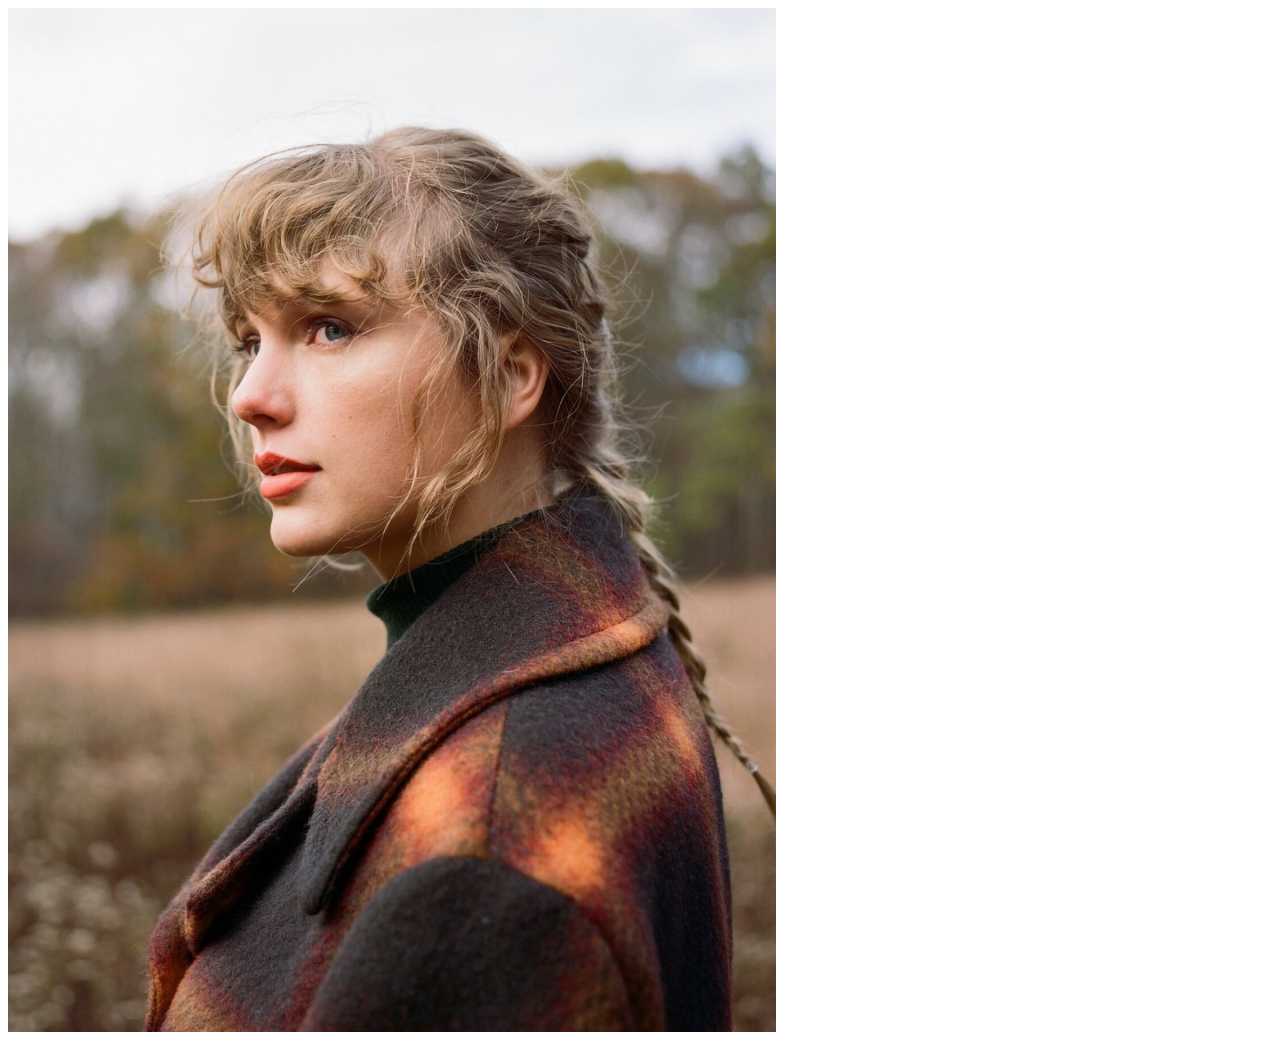
<file: home.html>
<!DOCTYPE html>
<html lang="en">
<head>
    <meta charset="UTF-8">
    <meta name="viewport" content="width=device-width, initial-scale=1.0">
    <title>duartopia</title>
</head>
<body>
    <img src="Evertaylor.jpg" alt="">
    
</body>
</html>
</file>
